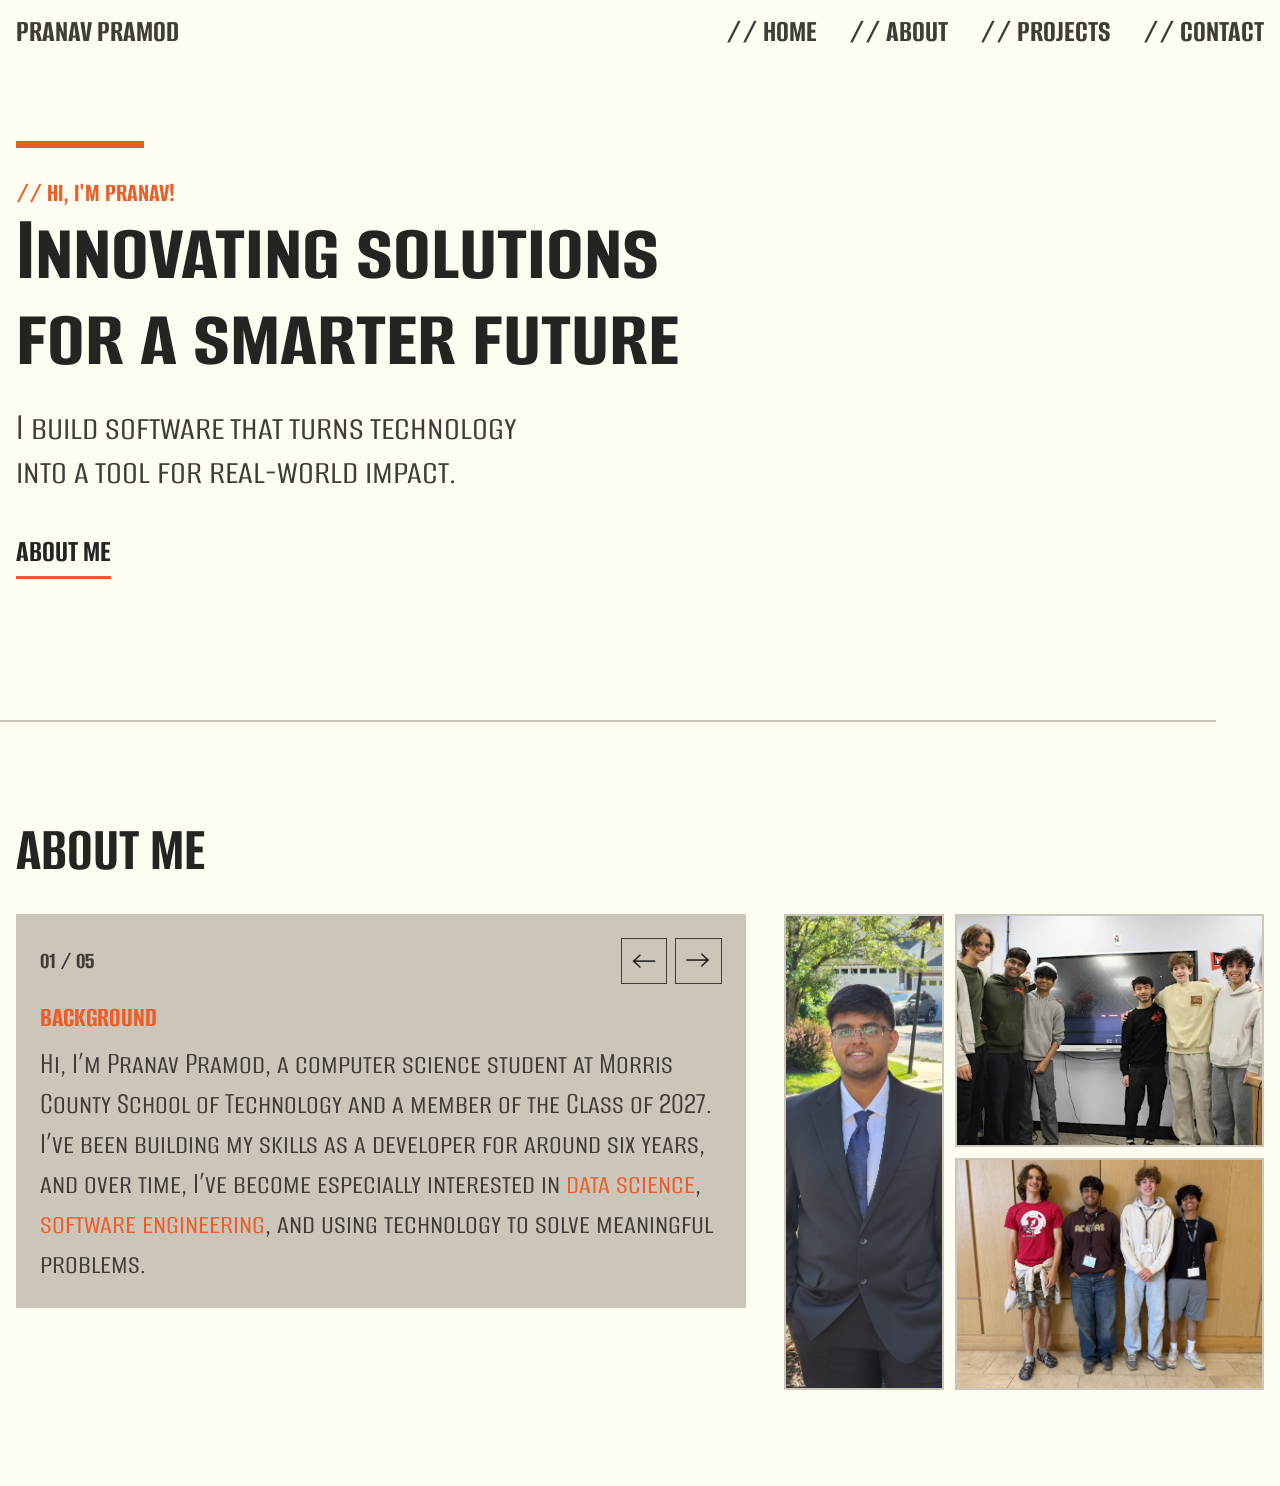
<file: index.html>
<!DOCTYPE html>
<html lang="en">

<head>
    <meta charset="UTF-8">
    <meta name="viewport" content="width=device-width, initial-scale=1.0">
    <title>Pranav Pramod</title>
    <link rel="stylesheet" href="./static/styles/style.css">
</head>

<body>
    <!-- Navigation -->
    <nav>
        <h1>Pranav Pramod</h1>
        <ul>
            <li><a href="#">// Home</a></li>
            <li><a href="#about">// About</a></li>
            <li><a href="projects.html">// Projects</a></li>
            <li><a href="contacts.html">// Contact</a></li>
        </ul>
    </nav>

    <!-- Hero Section -->
    <section class="hero">
        <p class="hero-kicker">// Hi, I'm Pranav!</p>
        <h2>Innovating solutions for a smarter future</h2>
        <p>I build software that turns technology into a tool for real-world impact.</p>
        <a href="#about" class="hero-link">About Me</a>
    </section>

    <!-- About Section -->
    <section id="about">
        <h2>About Me</h2>
        <div class="about-content">
            <div class="about-copy">
                <!-- About Slider -->
                <div class="about-slider">
                    <div class="about-slider-header">
                        <span class="about-slide-count">01 / 05</span>
                        <div class="about-controls">
                            <button type="button" class="about-arrow" data-about-prev aria-label="Previous about slide">
                                &larr;
                            </button>
                            <button type="button" class="about-arrow" data-about-next aria-label="Next about slide">
                                &rarr;
                            </button>
                        </div>
                    </div>

                    <!-- About Slide: Background -->
                    <article class="about-slide is-active">
                        <h3>Background</h3>
                        <p>
                            Hi, I’m Pranav Pramod, a computer science student at Morris County School of Technology
                            and a member of the Class of 2027. I’ve been building my skills as a developer for around
                            six years, and over time, I’ve become especially interested in
                            <span class="text-accent">data science</span>,
                            <span class="text-accent">software engineering</span>, and using technology to solve
                            meaningful problems.
                        </p>
                    </article>

                    <!-- About Slide: Purpose -->
                    <article class="about-slide">
                        <h3>Purpose</h3>
                        <p>
                            I’m currently based in Denville, New Jersey, and I’m interning at
                            <a href="https://www.talonbiomarkers.com/" target="_blank" rel="noopener noreferrer">Talon Biomarkers</a>,
                            where I support cell analysis through data analytics in flow cytometry. I’m drawn to projects
                            where <span class="text-accent">code has a real purpose</span>, whether that means improving
                            accessibility, expanding education, or helping people interact
                            with technology in a simpler way.
                        </p>
                    </article>

                    <!-- About Slide: Collaboration -->
                    <article class="about-slide">
                        <h3>Collaboration</h3>
                        <p>
                            A lot of my best work has come from collaboration. I believe that when people bring
                            different ideas and skills together, the final result is usually
                            <span class="text-accent">stronger, more creative, and more useful</span> than anything one
                            person could build alone.
                        </p>
                    </article>

                    <!-- About Slide: Sophomore Year -->
                    <article class="about-slide">
                        <h3>Sophomore Year</h3>
                        <p>
                            Over the past few years, I’ve competed in a variety of technical competitions that have
                            pushed me to grow as both a developer and a teammate. In my sophomore year, my team and I
                            became national finalists in the NASA App Development Challenge after building a simulation
                            of <span class="text-accent">NASA’s Artemis II mission</span> and analyzing mission data.
                            That summer, we competed in EmpowerHacks 2.0, where we created an educational platform
                            inspired by the UN’s fourth Sustainable Development Goal: quality education. Our goal was to
                            make STEM learning more accessible to underrepresented communities, and we ended up as
                            <span class="text-accent">one of the winning teams</span>.
                        </p>
                    </article>

                    <!-- About Slide: Junior Year -->
                    <article class="about-slide">
                        <h3>Junior Year</h3>
                        <p>
                            In my junior year, I competed at TSA States in Software Development and Engineering Design.
                            For Software Development, my team built an app to help
                            <span class="text-accent">visually impaired users</span> order food more easily, placing
                            fourth overall. For Engineering Design, we created a theoretical solution for detecting life
                            on Europa, one of Jupiter’s moons, using microfluidic technology. We
                            <span class="text-accent">placed first</span> and will be competing at TSA Nationals in
                            Washington, D.C. I also competed in Garden State CTF, where my team placed and was invited
                            to the Garden State Cyber Summit. There, we participated as
                            <span class="text-accent">blue team specialists</span> in a live-fire exercise focused on
                            mitigating a ransomware attack. We placed fourth, and it was one of the most fun and intense
                            cybersecurity experiences I’ve had so far.
                        </p>
                    </article>
                </div>
            </div>
            <!-- About Gallery -->
            <div class="about-gallery" aria-label="About image gallery">
                <img class="about-photo about-photo-main" src="./static/images/portrait.jpg" alt="Portrait photo">
                <img class="about-photo" src="./static/images/nasa_adc.webp" alt="About gallery photo">
                <img class="about-photo" src="./static/images/garden_state.webp" alt="About gallery photo">
            </div>
        </div>
    </section>

    <script src="./scripts/script.js" defer></script>
</body>

</html>
</file>
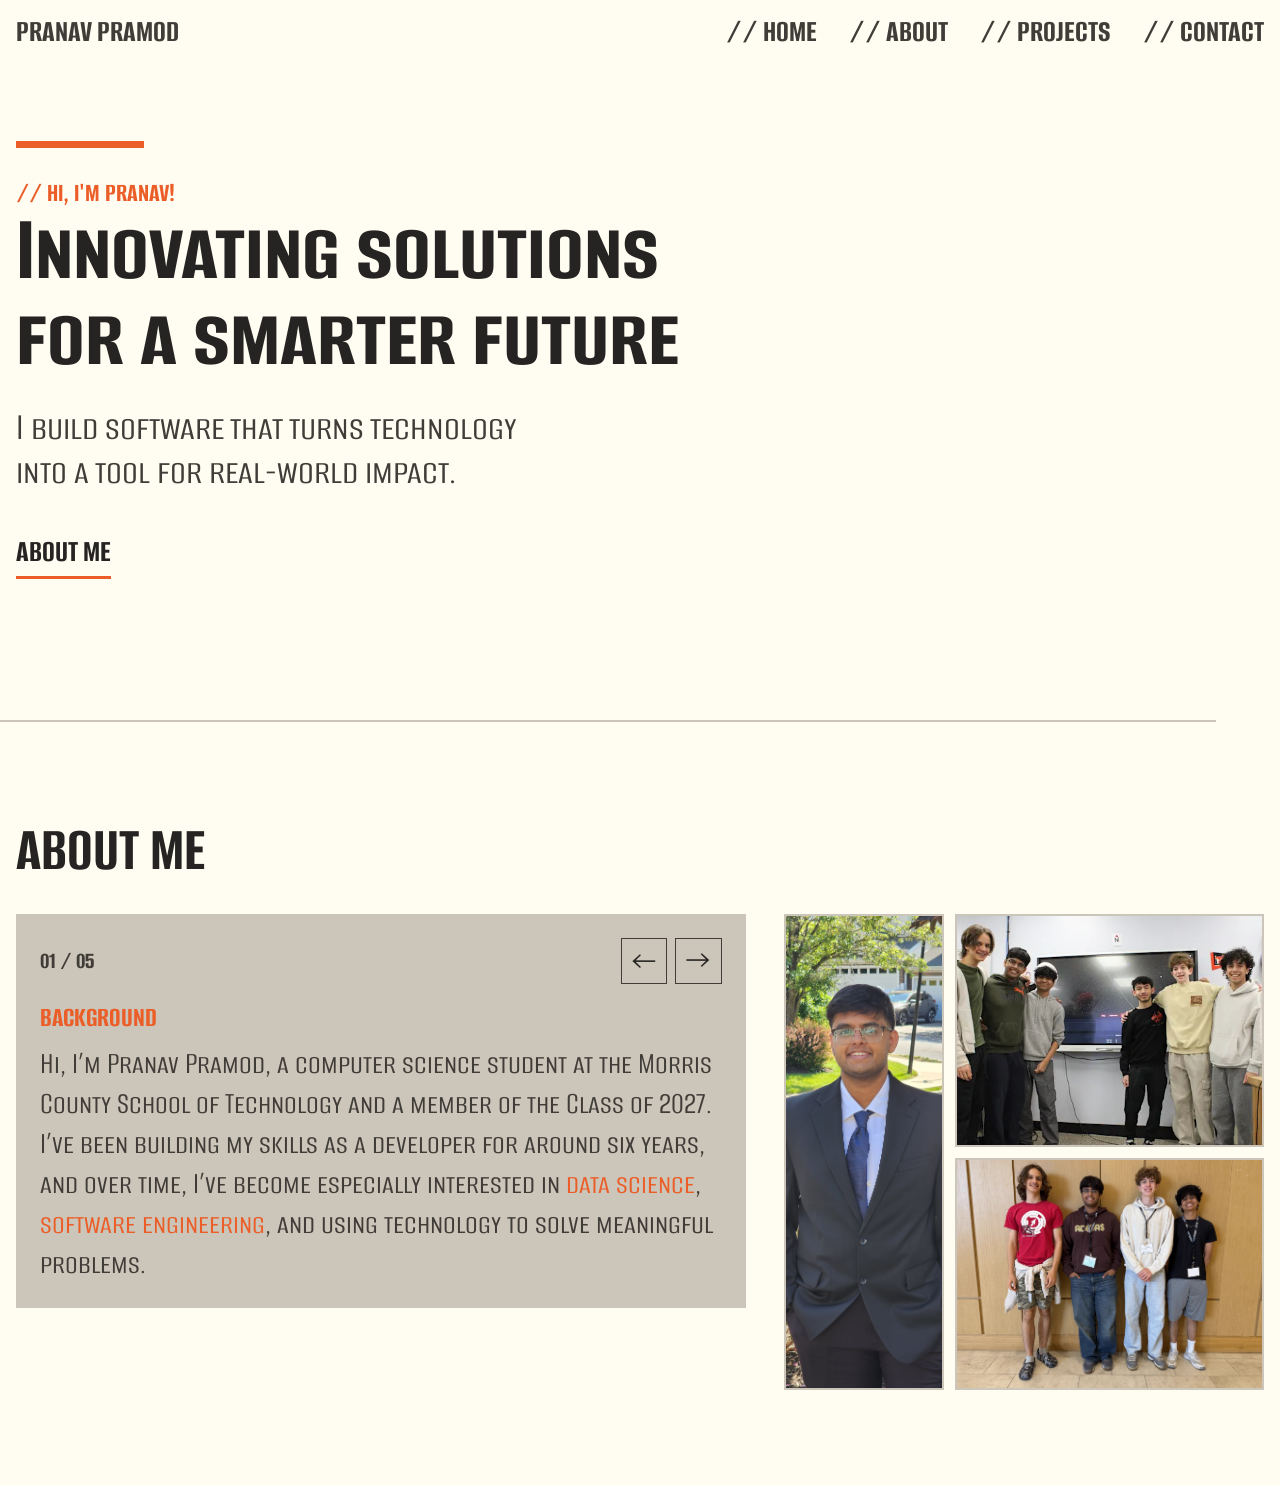
<file: docs/index.html>
<!DOCTYPE html>
<html lang="en">

<head>
    <meta charset="UTF-8">
    <meta name="viewport" content="width=device-width, initial-scale=1.0">
    <title>Web Page Title</title>
    <link rel="stylesheet" href="../static/styles/style.css">
</head>

<body>
    <nav>
        <h1>Pranav Pramod</h1>
        <ul>
            <li><a href="#">// Home</a></li>
            <li><a href="#about">// About</a></li>
            <li><a href="projects.html">// Projects</a></li>
            <li><a href="contacts.html">// Contact</a></li>
        </ul>
    </nav>

    <!-- Hero Section -->
    <section class="hero">
        <p class="hero-kicker">// Hi, I'm Pranav!</p>
        <h2>Innovating solutions for a smarter future</h2>
        <p>I build software that turns technology into a tool for real-world impact.</p>
        <a href="#about" class="hero-link">About Me</a>
    </section>

    <!-- About Section -->
    <section id="about">
        <h2>About Me</h2>
        <div class="about-content">
            <div class="about-copy">
                <div class="about-slider">
                    <div class="about-slider-header">
                        <span class="about-slide-count">01 / 05</span>
                        <div class="about-controls">
                            <button type="button" class="about-arrow" data-about-prev aria-label="Previous about slide">
                                &larr;
                            </button>
                            <button type="button" class="about-arrow" data-about-next aria-label="Next about slide">
                                &rarr;
                            </button>
                        </div>
                    </div>

                    <article class="about-slide is-active">
                        <h3>Background</h3>
                        <p>
                            Hi, I’m Pranav Pramod, a computer science student at the Morris County School of Technology
                            and a member of the Class of 2027. I’ve been building my skills as a developer for around
                            six years, and over time, I’ve become especially interested in
                            <span class="text-accent">data science</span>,
                            <span class="text-accent">software engineering</span>, and using technology to solve
                            meaningful problems.
                        </p>
                    </article>

                    <article class="about-slide">
                        <h3>Purpose</h3>
                        <p>
                            I’m currently based in Denville, New Jersey, and I’m interning at
                            <a href="https://www.talonbiomarkers.com/" target="_blank" rel="noopener noreferrer">Talon Biomarkers</a>,
                            where I support cell analysis through data analytics in flow cytometry. I’m drawn to projects
                            where <span class="text-accent">code has a real purpose</span>, whether that means improving
                            accessibility, expanding education, or helping people interact
                            with technology in a simpler way.
                        </p>
                    </article>

                    <article class="about-slide">
                        <h3>Collaboration</h3>
                        <p>
                            A lot of my best work has come from collaboration. I believe that when people bring
                            different ideas and skills together, the final result is usually
                            <span class="text-accent">stronger, more creative, and more useful</span> than anything one
                            person could build alone.
                        </p>
                    </article>

                    <article class="about-slide">
                        <h3>Sophomore Year</h3>
                        <p>
                            Over the past few years, I’ve competed in a variety of technical competitions that have
                            pushed me to grow as both a developer and a teammate. In my sophomore year, my team and I
                            became national finalists in the NASA App Development Challenge after building a simulation
                            of <span class="text-accent">NASA’s Artemis II mission</span> and analyzing mission data.
                            That summer, we competed in EmpowerHacks 2.0, where we created an educational platform
                            inspired by the UN’s fourth Sustainable Development Goal: quality education. Our goal was to
                            make STEM learning more accessible to underrepresented communities, and we ended up as
                            <span class="text-accent">one of the winning teams</span>.
                        </p>
                    </article>

                    <article class="about-slide">
                        <h3>Junior Year</h3>
                        <p>
                            In my junior year, I competed at TSA States in Software Development and Engineering Design.
                            For Software Development, my team built an app to help
                            <span class="text-accent">visually impaired users</span> order food more easily, placing
                            fourth overall. For Engineering Design, we created a theoretical solution for detecting life
                            on Europa, one of Jupiter’s moons, using microfluidic technology. We
                            <span class="text-accent">placed first</span> and will be competing at TSA Nationals in
                            Washington, D.C. I also competed in Garden State CTF, where my team placed and was invited
                            to the Garden State Cyber Summit. There, we participated as
                            <span class="text-accent">blue team specialists</span> in a live-fire exercise focused on
                            mitigating a ransomware attack. We placed fourth, and it was one of the most fun and intense
                            cybersecurity experiences I’ve had so far.
                        </p>
                    </article>
                </div>
            </div>
            <div class="about-gallery" aria-label="About image gallery">
                <img class="about-photo about-photo-main" src="../static/images/portrait.jpg" alt="Portrait photo">
                <img class="about-photo" src="../static/images/nasa_adc.webp" alt="About gallery photo">
                <img class="about-photo" src="../static/images/garden_state.webp" alt="About gallery photo">
            </div>
        </div>
    </section>

    <script src="../scripts/script.js" defer></script>
</body>

</html>
</file>
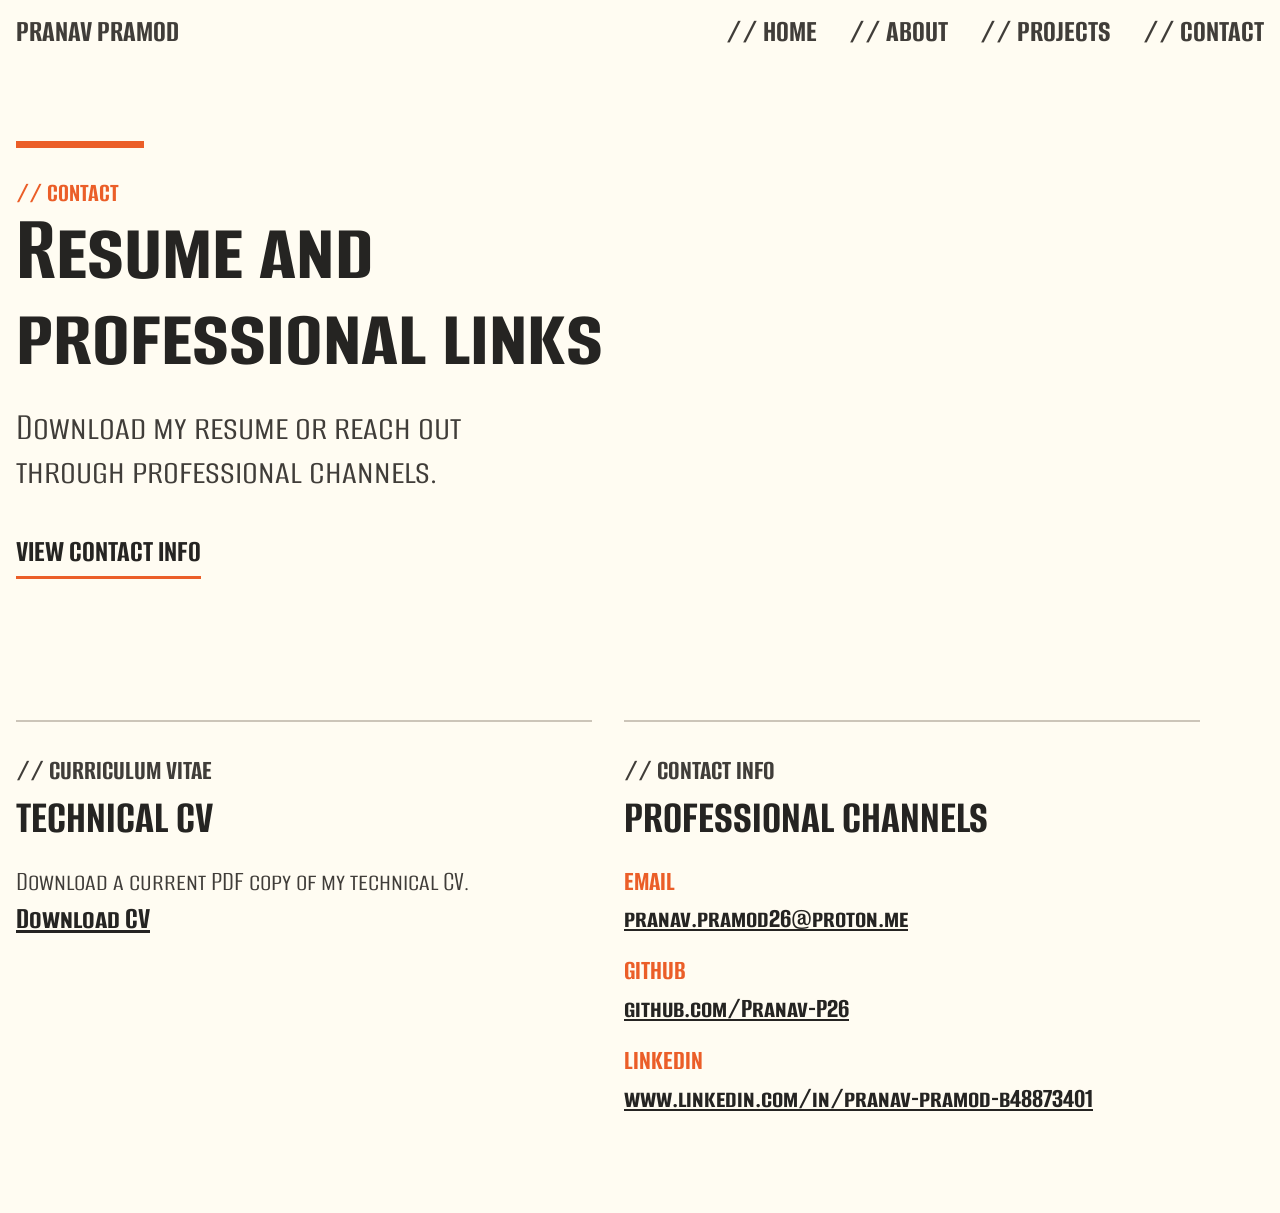
<file: contacts.html>
<!DOCTYPE html>
<html lang="en">

<head>
    <meta charset="UTF-8">
    <meta name="viewport" content="width=device-width, initial-scale=1.0">
    <title>Contact | Pranav Pramod</title>
    <link rel="stylesheet" href="./static/styles/style.css">
</head>

<body>
    <!-- Navigation -->
    <nav>
        <h1>Pranav Pramod</h1>
        <ul>
            <li><a href="index.html">// Home</a></li>
            <li><a href="index.html#about">// About</a></li>
            <li><a href="projects.html">// Projects</a></li>
            <li><a href="contacts.html">// Contact</a></li>
        </ul>
    </nav>

    <main>
        <!-- Hero Section -->
        <section class="hero">
            <p class="hero-kicker">// Contact</p>
            <h2>Resume and professional links</h2>
            <p>Download my resume or reach out through professional channels.</p>
            <a href="#contact" class="hero-link">View Contact Info</a>
        </section>

        <!-- Contact Section -->
        <section id="contact" class="contact">
            <div class="contact-card">
                <p class="project-number">// Curriculum Vitae</p>
                <h3>Technical CV</h3>
                <p>Download a current PDF copy of my technical CV.</p>
                <a href="./files/cv.pdf" download>Download CV</a>
            </div>

            <div class="contact-card">
                <p class="project-number">// Contact Info</p>
                <h3>Professional Channels</h3>
                <ul>
                    <!-- Contact Information -->
                    <li>
                        <span>Email</span>
                        <a href="mailto:pranav.pramod26@proton.me">pranav.pramod26@proton.me</a>
                    </li>
                    <li>
                        <span>GitHub</span>
                        <a href="https://github.com/Pranav-P26" target="_blank" rel="noopener noreferrer">github.com/Pranav-P26</a>
                    </li>
                    <li>
                        <span>LinkedIn</span>
                        <a href="https://www.linkedin.com/in/pranav-pramod-b48873401" target="_blank" rel="noopener noreferrer">www.linkedin.com/in/pranav-pramod-b48873401</a>
                    </li>
                </ul>
            </div>
        </section>
    </main>

    <script src="./scripts/script.js" defer></script>
</body>

</html>
</file>
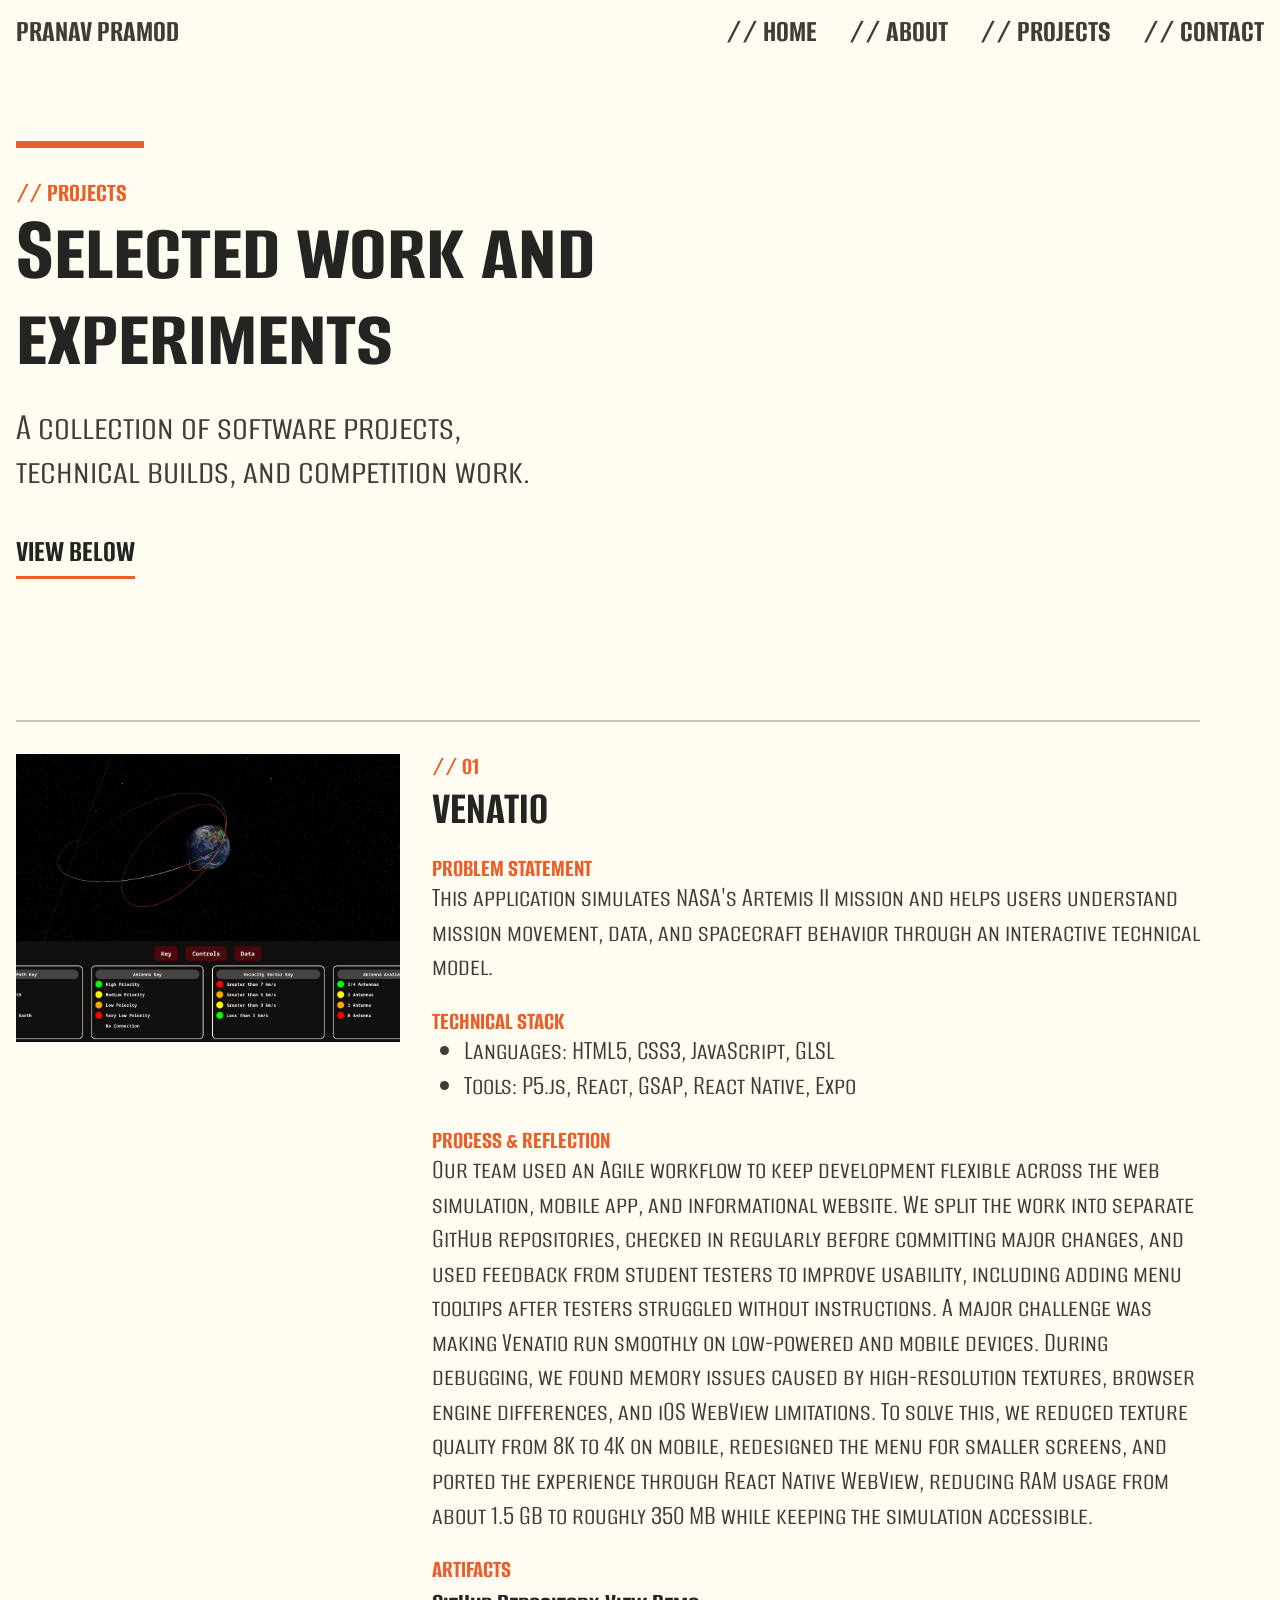
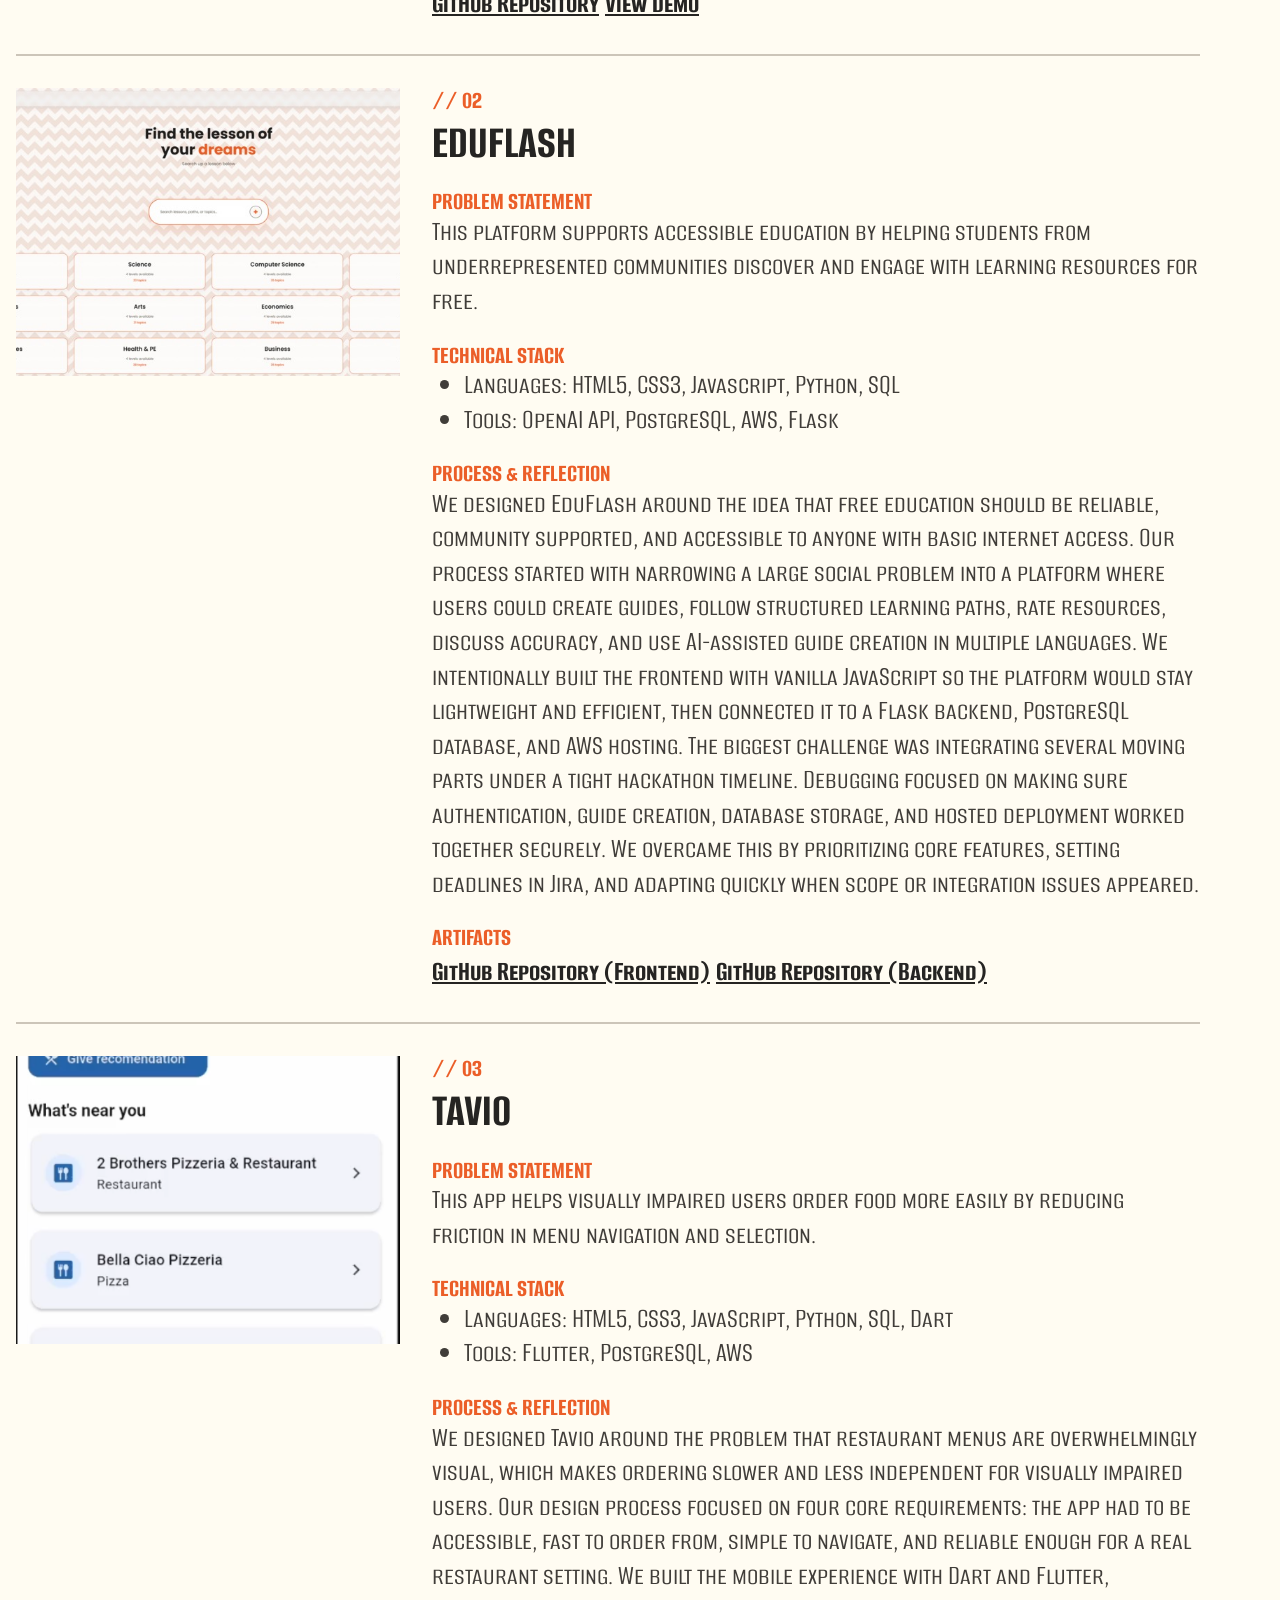
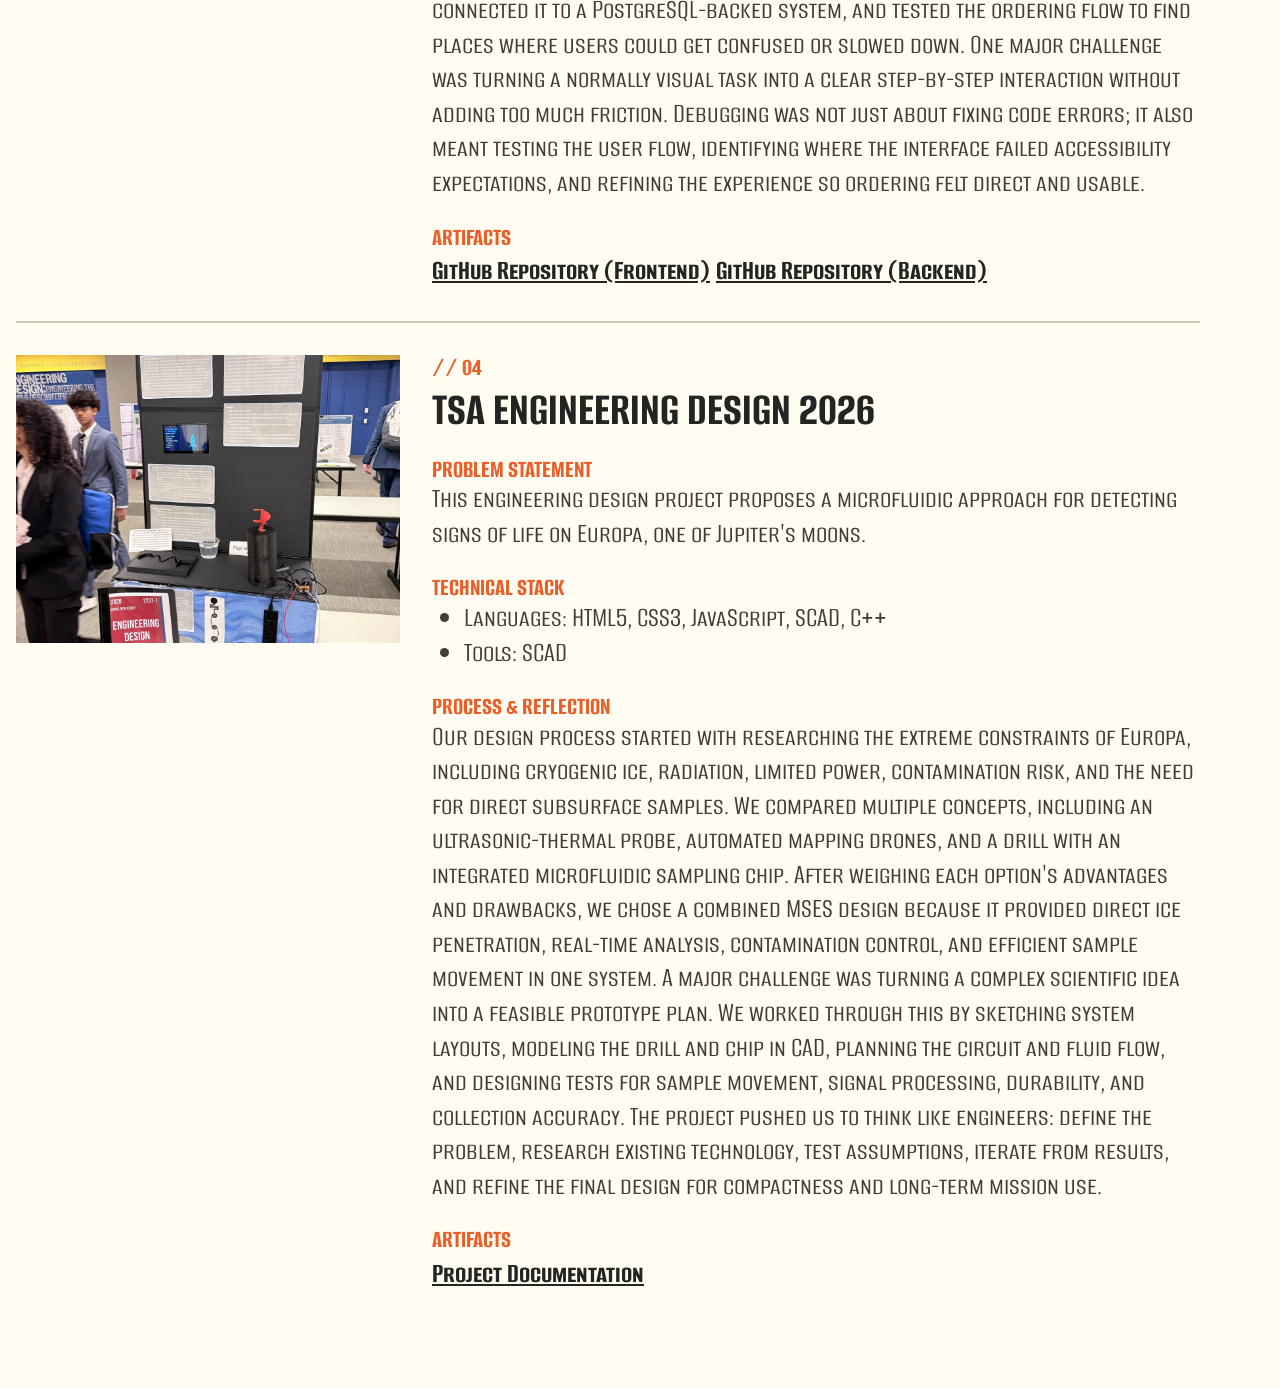
<file: projects.html>
<!DOCTYPE html>
<html lang="en">

<head>
    <meta charset="UTF-8">
    <meta name="viewport" content="width=device-width, initial-scale=1.0">
    <title>Projects | Pranav Pramod</title>
    <link rel="stylesheet" href="./static/styles/style.css">
</head>

<body>
    <!-- Navigation -->
    <nav>
        <h1>Pranav Pramod</h1>
        <ul>
            <li><a href="index.html">// Home</a></li>
            <li><a href="index.html#about">// About</a></li>
            <li><a href="projects.html">// Projects</a></li>
            <li><a href="contacts.html">// Contact</a></li>
        </ul>
    </nav>

    <main>
        <!-- Hero Section -->
        <section class="hero">
            <p class="hero-kicker">// Projects</p>
            <h2>Selected work and experiments</h2>
            <p>A collection of software projects, technical builds, and competition work.</p>
            <a href="#projects" class="hero-link">View Below</a>
        </section>
    
        <section id="projects" class="projects">
            <!-- Project Card: Venatio -->
            <article class="project-card">
                <div class="project-media">
                    <img src="./static/images/venatio.png" alt="NASA Artemis mission simulation screenshot">
                </div>
                <div class="project-details">
                    <p class="project-number">// 01</p>
                    <h3>Venatio</h3>
                    <div class="project-section">
                        <h4>Problem Statement</h4>
                        <p>
                            This application simulates NASA's Artemis II mission and helps users understand mission
                            movement, data, and spacecraft behavior through an interactive technical model.
                        </p>
                    </div>
                    <div class="project-section">
                        <h4>Technical Stack</h4>
                        <ul>
                            <li>Languages: HTML5, CSS3, JavaScript, GLSL</li>
                            <li>Tools: P5.js, React, GSAP, React Native, Expo</li>
                        </ul>
                    </div>
                    <div class="project-section">
                        <h4>Process & Reflection</h4>
                        <p>
                            Our team used an Agile workflow to keep development flexible across the web simulation,
                            mobile app, and informational website. We split the work into separate GitHub repositories,
                            checked in regularly before committing major changes, and used feedback from student testers
                            to improve usability, including adding menu tooltips after testers struggled without
                            instructions. A major challenge was making Venatio run smoothly on low-powered and mobile
                            devices. During debugging, we found memory issues caused by high-resolution textures,
                            browser engine differences, and iOS WebView limitations. To solve this, we reduced texture
                            quality from 8K to 4K on mobile, redesigned the menu for smaller screens, and ported the
                            experience through React Native WebView, reducing RAM usage from about 1.5 GB to roughly
                            350 MB while keeping the simulation accessible.
                        </p>
                    </div>
                    <div class="project-section">
                        <h4>Artifacts</h4>
                        <a href="https://github.com/stratjam/hostedNASAADC" target="_blank"
                            rel="noopener noreferrer">GitHub Repository</a>
                        <a href="https://venatio.app" target="_blank" rel="noopener noreferrer">View Demo</a>

                    </div>
                </div>
            </article>

            <!-- Project Card: Eduflash -->
            <article class="project-card">
                <div class="project-media">
                    <img src="./static/images/eduflash.png" alt="EduFlash learning platform screenshot">
                </div>
                <div class="project-details">
                    <p class="project-number">// 02</p>
                    <h3>Eduflash</h3>
                    <div class="project-section">
                        <h4>Problem Statement</h4>
                        <p>
                            This platform supports accessible education by helping students from underrepresented
                            communities discover and engage with learning resources for free.
                        </p>
                    </div>
                    <div class="project-section">
                        <h4>Technical Stack</h4>
                        <ul>
                            <li>Languages: HTML5, CSS3, Javascript, Python, SQL</li>
                            <li>Tools: OpenAI API, PostgreSQL, AWS, Flask</li>
                        </ul>
                    </div>
                    <div class="project-section">
                        <h4>Process & Reflection</h4>
                        <p>
                            We designed EduFlash around the idea that free education should be reliable, community
                            supported, and accessible to anyone with basic internet access. Our process started with
                            narrowing a large social problem into a platform where users could create guides, follow
                            structured learning paths, rate resources, discuss accuracy, and use AI-assisted guide
                            creation in multiple languages. We intentionally built the frontend with vanilla JavaScript
                            so the platform would stay lightweight and efficient, then connected it to a Flask backend,
                            PostgreSQL database, and AWS hosting. The biggest challenge was integrating several moving
                            parts under a tight hackathon timeline. Debugging focused on making sure authentication,
                            guide creation, database storage, and hosted deployment worked together securely. We
                            overcame this by prioritizing core features, setting deadlines in Jira, and adapting quickly
                            when scope or integration issues appeared.
                        </p>
                    </div>
                    <div class="project-section">
                        <h4>Artifacts</h4>
                        <a href="https://github.com/emanuelwertman/EduFlash" target="_blank" rel="noopener noreferrer">GitHub Repository (Frontend)</a>
                        <a href="https://github.com/neilkumaran/EduFlashBackend" target="_blank" rel="noopener noreferrer">GitHub Repository (Backend)</a>

                    </div>
                </div>
            </article>

            <!-- Project Card: Tavio -->
            <article class="project-card">
                <div class="project-media">
                    <img src="./static/images/tavio.png" alt="EduFlash learning platform screenshot">
                </div>
                <div class="project-details">
                    <p class="project-number">// 03</p>
                    <h3>Tavio</h3>
                    <div class="project-section">
                        <h4>Problem Statement</h4>
                        <p>
                            This app helps visually impaired users order food more easily by reducing friction in menu
                            navigation and selection.
                        </p>
                    </div>
                    <div class="project-section">
                        <h4>Technical Stack</h4>
                        <ul>
                            <li>Languages: HTML5, CSS3, JavaScript, Python, SQL, Dart</li>
                            <li>Tools: Flutter, PostgreSQL, AWS</li>
                        </ul>
                    </div>
                    <div class="project-section">
                        <h4>Process & Reflection</h4>
                        <p>
                            We designed Tavio around the problem that restaurant menus are overwhelmingly visual, which
                            makes ordering slower and less independent for visually impaired users. Our design process
                            focused on four core requirements: the app had to be accessible, fast to order from, simple
                            to navigate, and reliable enough for a real restaurant setting. We built the mobile
                            experience with Dart and Flutter, connected it to a PostgreSQL-backed system, and tested the
                            ordering flow to find places where users could get confused or slowed down. One major
                            challenge was turning a normally visual task into a clear step-by-step interaction without
                            adding too much friction. Debugging was not just about fixing code errors; it also meant
                            testing the user flow, identifying where the interface failed accessibility expectations,
                            and refining the experience so ordering felt direct and usable.
                        </p>
                    </div>
                    <div class="project-section">
                        <h4>Artifacts</h4>
                        <a href="https://github.com/Np3-0/Tavio-Frontend" target="_blank" rel="noopener noreferrer">GitHub Repository (Frontend)</a>
                        <a href="https://github.com/atharvausturge/Tavio-Backend" target="_blank" rel="noopener noreferrer">GitHub Repository (Backend)</a>
                    </div>
                </div>
            </article>

            <!-- Project Card: TSA Engineering Design 2026 -->
            <article class="project-card">
                <div class="project-media">
                    <img src="./static/images/engineering.jpg" alt="EduFlash learning platform screenshot">
                </div>
                <div class="project-details">
                    <p class="project-number">// 04</p>
                    <h3>TSA Engineering Design 2026</h3>
                    <div class="project-section">
                        <h4>Problem Statement</h4>
                        <p>
                            This engineering design project proposes a microfluidic approach for detecting signs of life
                            on Europa, one of Jupiter's moons.
                        </p>
                    </div>
                    <div class="project-section">
                        <h4>Technical Stack</h4>
                        <ul>
                            <li>Languages: HTML5, CSS3, JavaScript, SCAD, C++</li>
                            <li>Tools: SCAD</li>
                        </ul>
                    </div>
                    <div class="project-section">
                        <h4>Process & Reflection</h4>
                        <p>
                            Our design process started with researching the extreme constraints of Europa, including
                            cryogenic ice, radiation, limited power, contamination risk, and the need for direct
                            subsurface samples. We compared multiple concepts, including an ultrasonic-thermal probe,
                            automated mapping drones, and a drill with an integrated microfluidic sampling chip. After
                            weighing each option's advantages and drawbacks, we chose a combined MSES design because it
                            provided direct ice penetration, real-time analysis, contamination control, and efficient
                            sample movement in one system. A major challenge was turning a complex scientific idea into
                            a feasible prototype plan. We worked through this by sketching system layouts, modeling the
                            drill and chip in CAD, planning the circuit and fluid flow, and designing tests for sample
                            movement, signal processing, durability, and collection accuracy. The project pushed us to
                            think like engineers: define the problem, research existing technology, test assumptions,
                            iterate from results, and refine the final design for compactness and long-term mission use.
                        </p>
                    </div>
                    <div class="project-section">
                        <h4>Artifacts</h4>
                        <a href="https://canva.link/3wgljhpfklvr1x3" target="_blank" rel="noopener noreferrer">Project Documentation</a>
                    </div>
                </div>
            </article>
        </section>
    </main>

    <script src="./scripts/script.js" defer></script>
</body>

</html>
</file>
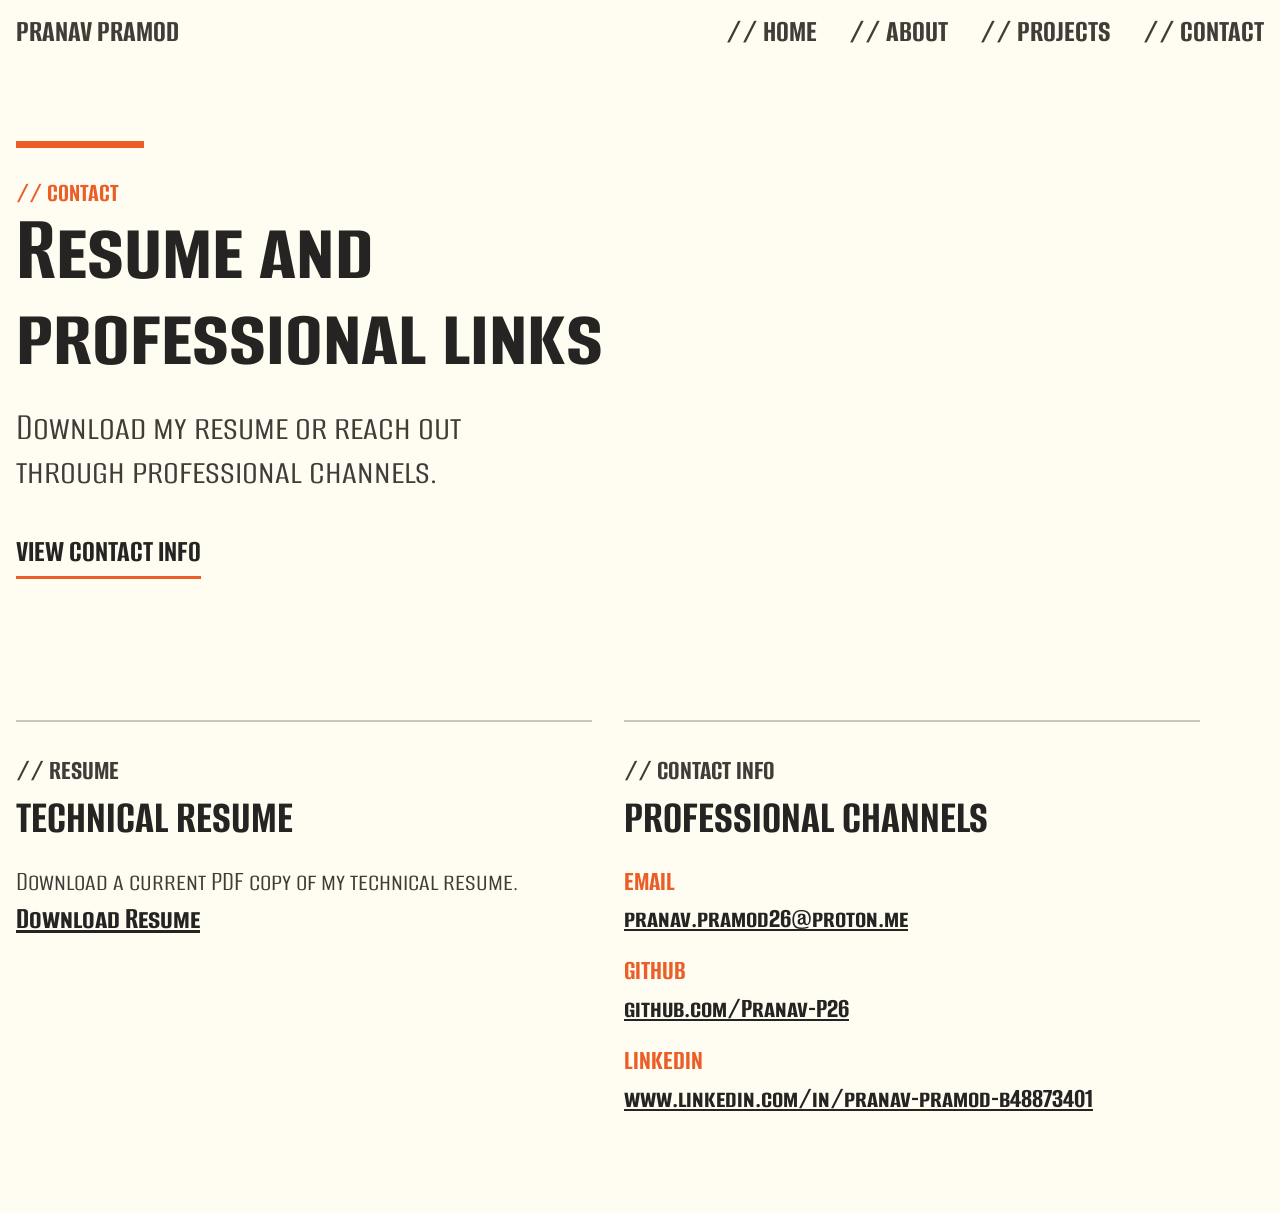
<file: docs/contacts.html>
<!DOCTYPE html>
<html lang="en">

<head>
    <meta charset="UTF-8">
    <meta name="viewport" content="width=device-width, initial-scale=1.0">
    <title>Contact | Pranav Pramod</title>
    <link rel="stylesheet" href="../static/styles/style.css">
</head>

<body>
    <nav>
        <h1>Pranav Pramod</h1>
        <ul>
            <li><a href="index.html">// Home</a></li>
            <li><a href="index.html#about">// About</a></li>
            <li><a href="projects.html">// Projects</a></li>
            <li><a href="contacts.html">// Contact</a></li>
        </ul>
    </nav>

    <main>
        <section class="hero">
            <p class="hero-kicker">// Contact</p>
            <h2>Resume and professional links</h2>
            <p>Download my resume or reach out through professional channels.</p>
            <a href="#contact" class="hero-link">View Contact Info</a>
        </section>

        <section id="contact" class="contact">
            <div class="contact-card">
                <p class="project-number">// Resume</p>
                <h3>Technical Resume</h3>
                <p>Download a current PDF copy of my technical resume.</p>
                <a href="../static/files/cv.pdf" download>Download Resume</a>
            </div>

            <div class="contact-card">
                <p class="project-number">// Contact Info</p>
                <h3>Professional Channels</h3>
                <ul>
                    <li>
                        <span>Email</span>
                        <a href="mailto:pranav.pramod26@proton.me">pranav.pramod26@proton.me</a>
                    </li>
                    <li>
                        <span>GitHub</span>
                        <a href="https://github.com/Pranav-P26" target="_blank" rel="noopener noreferrer">github.com/Pranav-P26</a>
                    </li>
                    <li>
                        <span>LinkedIn</span>
                        <a href="https://www.linkedin.com/in/pranav-pramod-b48873401" target="_blank" rel="noopener noreferrer">www.linkedin.com/in/pranav-pramod-b48873401</a>
                    </li>
                </ul>
            </div>
        </section>
    </main>

    <script src="../scripts/script.js" defer></script>
</body>

</html>
</file>
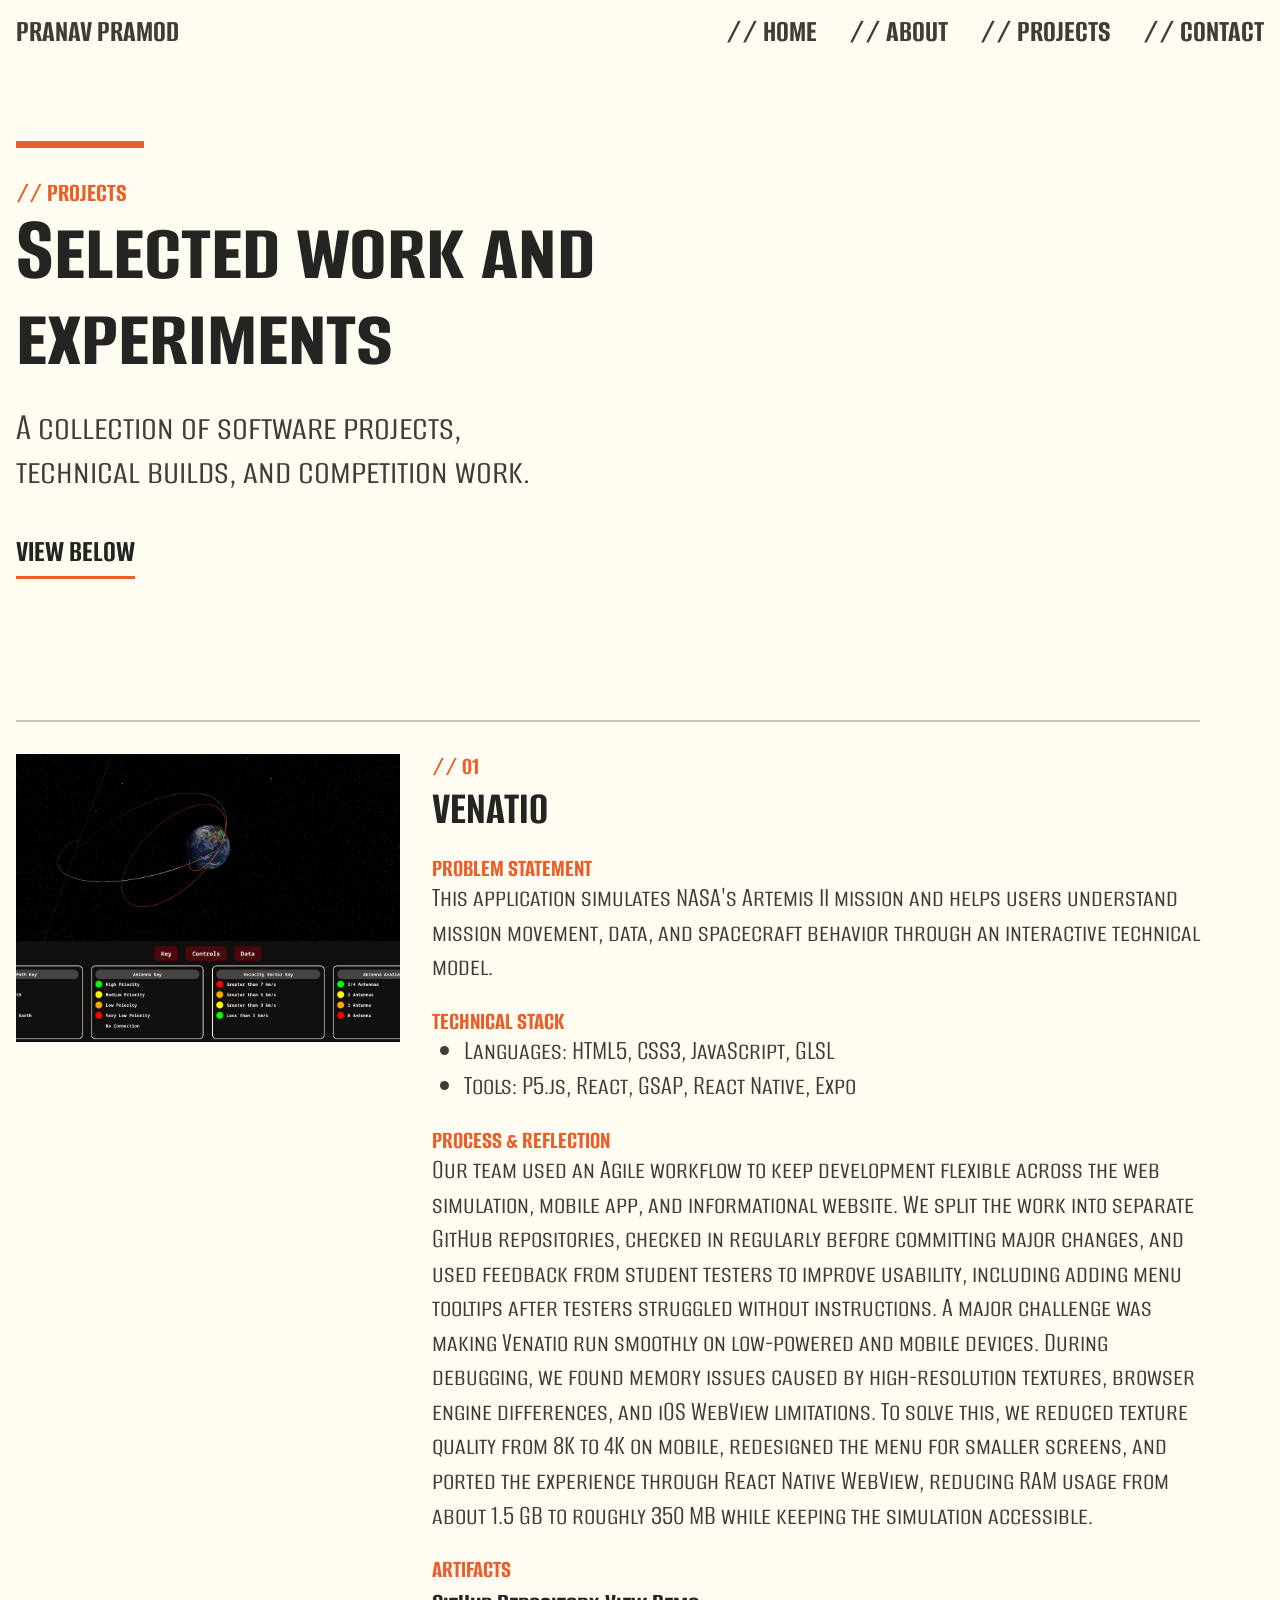
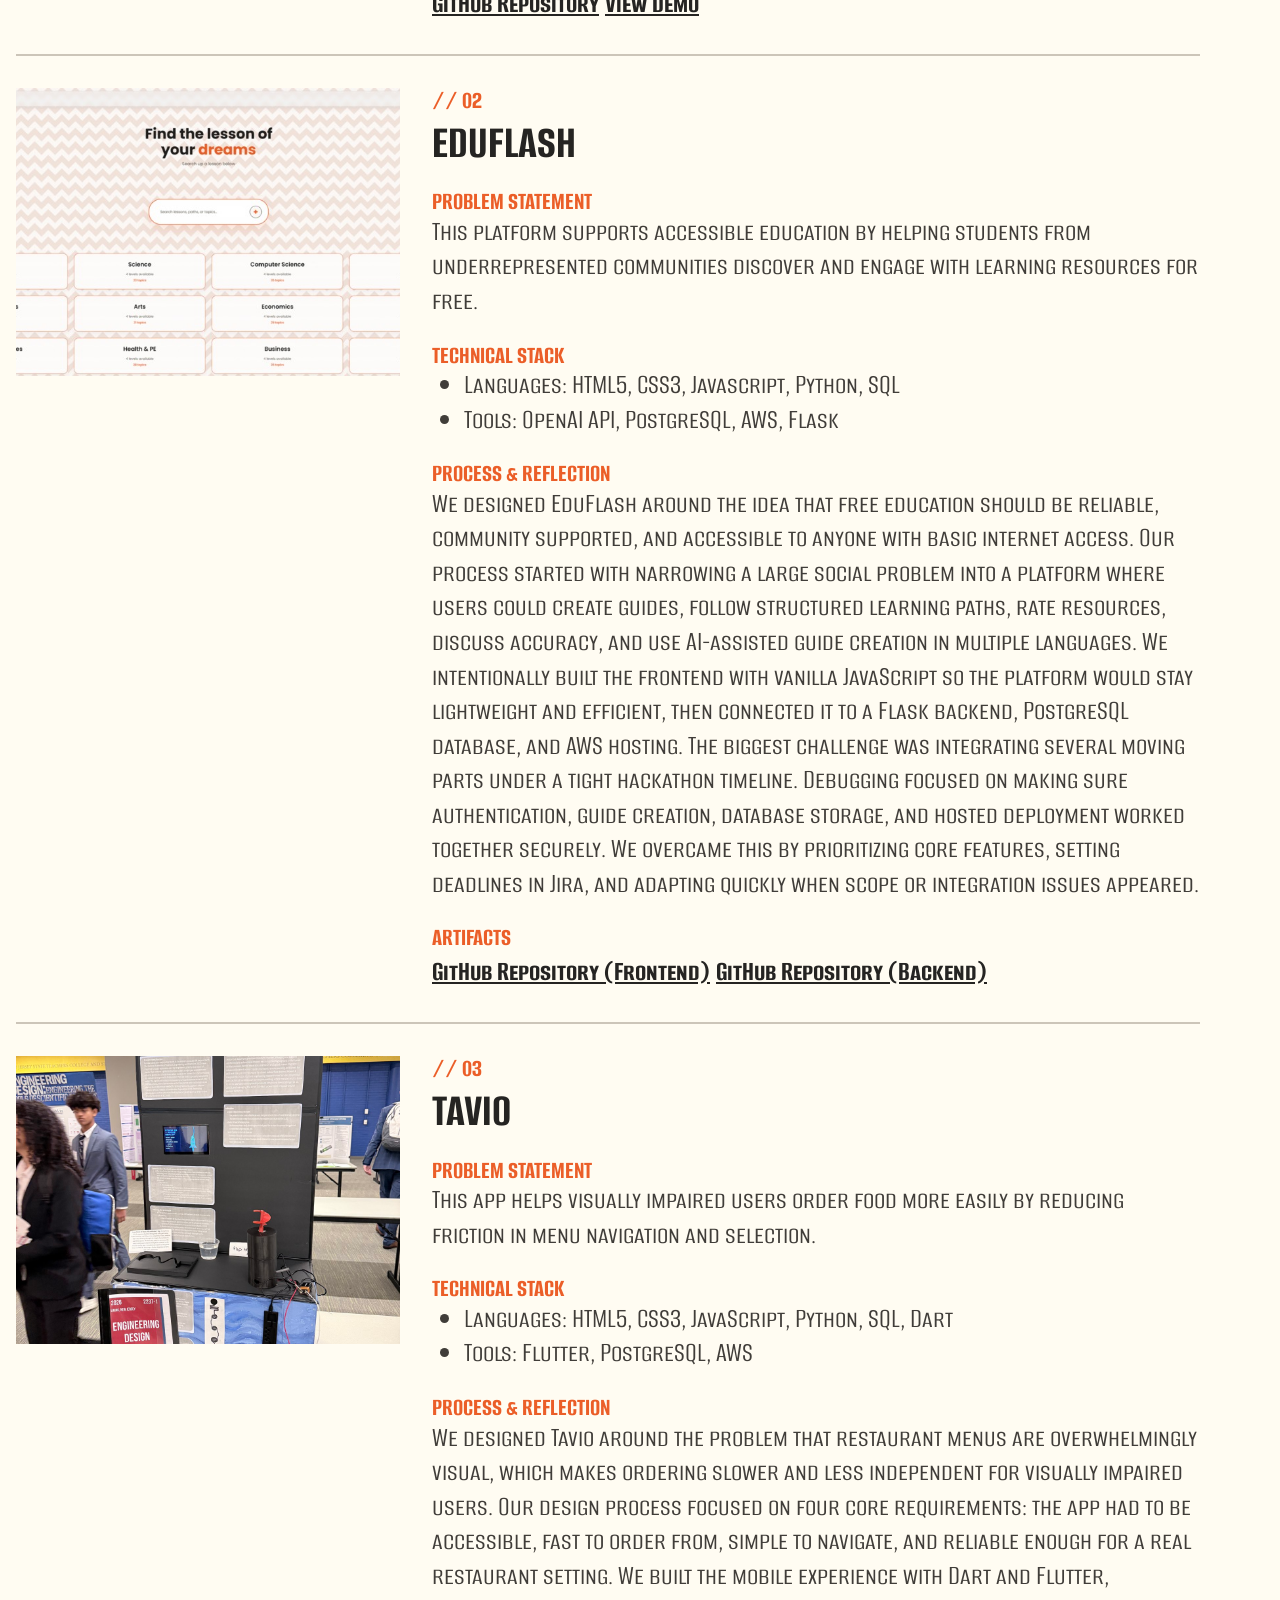
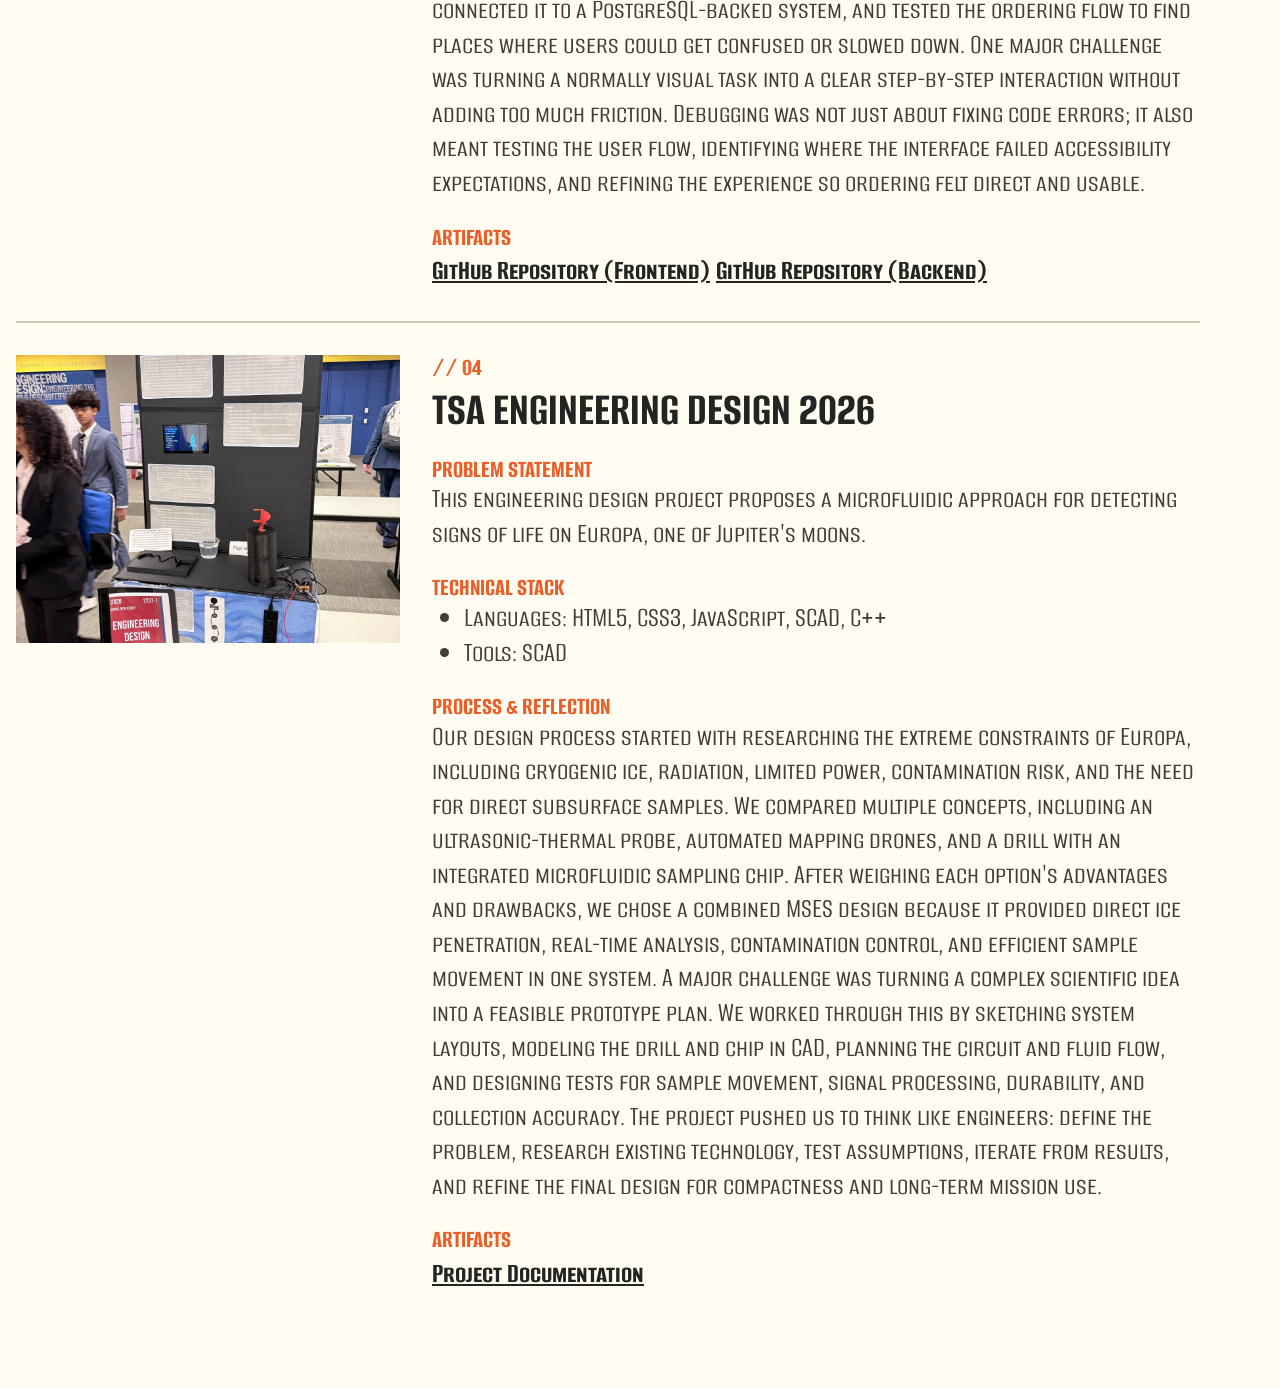
<file: docs/projects.html>
<!DOCTYPE html>
<html lang="en">

<head>
    <meta charset="UTF-8">
    <meta name="viewport" content="width=device-width, initial-scale=1.0">
    <title>Projects | Pranav Pramod</title>
    <link rel="stylesheet" href="../static/styles/style.css">
</head>

<body>
    <nav>
        <h1>Pranav Pramod</h1>
        <ul>
            <li><a href="index.html">// Home</a></li>
            <li><a href="index.html#about">// About</a></li>
            <li><a href="projects.html">// Projects</a></li>
            <li><a href="contacts.html">// Contact</a></li>
        </ul>
    </nav>

    <main>
        <section class="hero">
            <p class="hero-kicker">// Projects</p>
            <h2>Selected work and experiments</h2>
            <p>A collection of software projects, technical builds, and competition work.</p>
            <a href="#projects" class="hero-link">View Below</a>
        </section>

        <section id="projects" class="projects">
            <article class="project-card">
                <div class="project-media">
                    <img src="../static/images/venatio.png" alt="NASA Artemis mission simulation screenshot">
                </div>
                <div class="project-details">
                    <p class="project-number">// 01</p>
                    <h3>Venatio</h3>
                    <div class="project-section">
                        <h4>Problem Statement</h4>
                        <p>
                            This application simulates NASA's Artemis II mission and helps users understand mission
                            movement, data, and spacecraft behavior through an interactive technical model.
                        </p>
                    </div>
                    <div class="project-section">
                        <h4>Technical Stack</h4>
                        <ul>
                            <li>Languages: HTML5, CSS3, JavaScript, GLSL</li>
                            <li>Tools: P5.js, React, GSAP, React Native, Expo</li>
                        </ul>
                    </div>
                    <div class="project-section">
                        <h4>Process & Reflection</h4>
                        <p>
                            Our team used an Agile workflow to keep development flexible across the web simulation,
                            mobile app, and informational website. We split the work into separate GitHub repositories,
                            checked in regularly before committing major changes, and used feedback from student testers
                            to improve usability, including adding menu tooltips after testers struggled without
                            instructions. A major challenge was making Venatio run smoothly on low-powered and mobile
                            devices. During debugging, we found memory issues caused by high-resolution textures,
                            browser engine differences, and iOS WebView limitations. To solve this, we reduced texture
                            quality from 8K to 4K on mobile, redesigned the menu for smaller screens, and ported the
                            experience through React Native WebView, reducing RAM usage from about 1.5 GB to roughly
                            350 MB while keeping the simulation accessible.
                        </p>
                    </div>
                    <div class="project-section">
                        <h4>Artifacts</h4>
                        <a href="https://github.com/stratjam/hostedNASAADC" target="_blank"
                            rel="noopener noreferrer">GitHub Repository</a>
                        <a href="https://venatio.app" target="_blank" rel="noopener noreferrer">View Demo</a>

                    </div>
                </div>
            </article>

            <article class="project-card">
                <div class="project-media">
                    <img src="../static/images/eduflash.png" alt="EduFlash learning platform screenshot">
                </div>
                <div class="project-details">
                    <p class="project-number">// 02</p>
                    <h3>Eduflash</h3>
                    <div class="project-section">
                        <h4>Problem Statement</h4>
                        <p>
                            This platform supports accessible education by helping students from underrepresented
                            communities discover and engage with learning resources for free.
                        </p>
                    </div>
                    <div class="project-section">
                        <h4>Technical Stack</h4>
                        <ul>
                            <li>Languages: HTML5, CSS3, Javascript, Python, SQL</li>
                            <li>Tools: OpenAI API, PostgreSQL, AWS, Flask</li>
                        </ul>
                    </div>
                    <div class="project-section">
                        <h4>Process & Reflection</h4>
                        <p>
                            We designed EduFlash around the idea that free education should be reliable, community
                            supported, and accessible to anyone with basic internet access. Our process started with
                            narrowing a large social problem into a platform where users could create guides, follow
                            structured learning paths, rate resources, discuss accuracy, and use AI-assisted guide
                            creation in multiple languages. We intentionally built the frontend with vanilla JavaScript
                            so the platform would stay lightweight and efficient, then connected it to a Flask backend,
                            PostgreSQL database, and AWS hosting. The biggest challenge was integrating several moving
                            parts under a tight hackathon timeline. Debugging focused on making sure authentication,
                            guide creation, database storage, and hosted deployment worked together securely. We
                            overcame this by prioritizing core features, setting deadlines in Jira, and adapting quickly
                            when scope or integration issues appeared.
                        </p>
                    </div>
                    <div class="project-section">
                        <h4>Artifacts</h4>
                        <a href="https://github.com/emanuelwertman/EduFlash" target="_blank" rel="noopener noreferrer">GitHub Repository (Frontend)</a>
                        <a href="https://github.com/neilkumaran/EduFlashBackend" target="_blank" rel="noopener noreferrer">GitHub Repository (Backend)</a>

                    </div>
                </div>
            </article>

            <article class="project-card">
                <div class="project-media">
                    <img src="../static/images/engineering.jpg" alt="EduFlash learning platform screenshot">
                </div>
                <div class="project-details">
                    <p class="project-number">// 03</p>
                    <h3>Tavio</h3>
                    <div class="project-section">
                        <h4>Problem Statement</h4>
                        <p>
                            This app helps visually impaired users order food more easily by reducing friction in menu
                            navigation and selection.
                        </p>
                    </div>
                    <div class="project-section">
                        <h4>Technical Stack</h4>
                        <ul>
                            <li>Languages: HTML5, CSS3, JavaScript, Python, SQL, Dart</li>
                            <li>Tools: Flutter, PostgreSQL, AWS</li>
                        </ul>
                    </div>
                    <div class="project-section">
                        <h4>Process & Reflection</h4>
                        <p>
                            We designed Tavio around the problem that restaurant menus are overwhelmingly visual, which
                            makes ordering slower and less independent for visually impaired users. Our design process
                            focused on four core requirements: the app had to be accessible, fast to order from, simple
                            to navigate, and reliable enough for a real restaurant setting. We built the mobile
                            experience with Dart and Flutter, connected it to a PostgreSQL-backed system, and tested the
                            ordering flow to find places where users could get confused or slowed down. One major
                            challenge was turning a normally visual task into a clear step-by-step interaction without
                            adding too much friction. Debugging was not just about fixing code errors; it also meant
                            testing the user flow, identifying where the interface failed accessibility expectations,
                            and refining the experience so ordering felt direct and usable.
                        </p>
                    </div>
                    <div class="project-section">
                        <h4>Artifacts</h4>
                        <a href="https://github.com/Np3-0/Tavio-Frontend" target="_blank" rel="noopener noreferrer">GitHub Repository (Frontend)</a>
                        <a href="https://github.com/atharvausturge/Tavio-Backend" target="_blank" rel="noopener noreferrer">GitHub Repository (Backend)</a>
                    </div>
                </div>
            </article>

            <article class="project-card">
                <div class="project-media">
                    <img src="../static/images/engineering.jpg" alt="EduFlash learning platform screenshot">
                </div>
                <div class="project-details">
                    <p class="project-number">// 04</p>
                    <h3>TSA Engineering Design 2026</h3>
                    <div class="project-section">
                        <h4>Problem Statement</h4>
                        <p>
                            This engineering design project proposes a microfluidic approach for detecting signs of life
                            on Europa, one of Jupiter's moons.
                        </p>
                    </div>
                    <div class="project-section">
                        <h4>Technical Stack</h4>
                        <ul>
                            <li>Languages: HTML5, CSS3, JavaScript, SCAD, C++</li>
                            <li>Tools: SCAD</li>
                        </ul>
                    </div>
                    <div class="project-section">
                        <h4>Process & Reflection</h4>
                        <p>
                            Our design process started with researching the extreme constraints of Europa, including
                            cryogenic ice, radiation, limited power, contamination risk, and the need for direct
                            subsurface samples. We compared multiple concepts, including an ultrasonic-thermal probe,
                            automated mapping drones, and a drill with an integrated microfluidic sampling chip. After
                            weighing each option's advantages and drawbacks, we chose a combined MSES design because it
                            provided direct ice penetration, real-time analysis, contamination control, and efficient
                            sample movement in one system. A major challenge was turning a complex scientific idea into
                            a feasible prototype plan. We worked through this by sketching system layouts, modeling the
                            drill and chip in CAD, planning the circuit and fluid flow, and designing tests for sample
                            movement, signal processing, durability, and collection accuracy. The project pushed us to
                            think like engineers: define the problem, research existing technology, test assumptions,
                            iterate from results, and refine the final design for compactness and long-term mission use.
                        </p>
                    </div>
                    <div class="project-section">
                        <h4>Artifacts</h4>
                        <a href="https://canva.link/3wgljhpfklvr1x3" target="_blank" rel="noopener noreferrer">Project Documentation</a>
                    </div>
                </div>
            </article>
        </section>
    </main>

    <script src="../scripts/script.js" defer></script>
</body>

</html>
</file>
<file: static/styles/style.css>
@import url('https://fonts.googleapis.com/css2?family=Alumni+Sans+SC:ital,wght@0,100..900;1,100..900&display=swap');

:root {
    --floral-white: #fffcf2ff;
    --dust-grey: #ccc5b9ff;
    --charcoal-brown: #403d39ff;
    --carbon-black: #252422ff;
    --spicy-paprika: #eb5e28ff;
}

html {
    background-color: var(--floral-white);
    font-family: "Alumni Sans SC", sans-serif;
    font-size: 2rem;
    font-optical-sizing: auto;
    font-style: normal;
    scroll-behavior: smooth;
}

*,
*::before,
*::after {
    box-sizing: border-box;
}

body {
    margin: 0;
    color: var(--carbon-black);
}

/* Navigation */
nav {
    display: flex;
    flex-wrap: wrap;
    align-items: center;
    justify-content: space-between;
    gap: 0.4rem 1rem;
    position: fixed;
    top: 0;
    left: 0;
    right: 0;
    padding: 0.5rem 0.5rem;
    color: var(--charcoal-brown);
    font-size: 1rem;
    font-weight: bold;
    line-height: 1;
    text-transform: uppercase;
    transition: background-color 180ms ease, box-shadow 180ms ease;
    z-index: 10;
}

nav.is-scrolled {
    background-color: var(--dust-grey);
}

nav h1,
nav ul {
    margin: 0;
}

nav h1 {
    font-size: inherit;
    white-space: nowrap;
}

nav ul {
    padding: 0;
    display: flex;
    flex-wrap: wrap;
    justify-content: flex-end;
    gap: 1rem;
    list-style: none;
}

nav a {
    display: block;
    text-decoration: none;
    color: inherit;
    white-space: nowrap;
}

nav a:hover {
    color: var(--spicy-paprika);
}

/* Hero Section */
.hero {
    min-height: 80vh;
    max-width: 22rem;
    padding: 2rem 0.5rem 2rem;
    display: flex;
    flex-direction: column;
    justify-content: center;
}

.hero::before {
    content: "";
    width: 4rem;
    height: 0.2rem;
    margin-bottom: 1rem;
    background-color: var(--spicy-paprika);
}

.hero h2,
.hero p {
    margin: 0;
}

.hero-kicker {
    color: var(--spicy-paprika);
    font-size: 0.85rem;
    font-weight: bold;
    line-height: 1;
    text-transform: uppercase;
}

.hero h2 {
    color: var(--carbon-black);
    font-size: 3rem;
    line-height: 0.9;
}

.hero p:not(.hero-kicker) {
    max-width: 17rem;
    margin-top: 0.8rem;
    color: var(--charcoal-brown);
    font-size: 1.25rem;
    line-height: 1.1;
}

.hero-link {
    width: fit-content;
    margin-top: 1.2rem;
    padding-bottom: 0.15rem;
    color: var(--carbon-black);
    font-weight: bold;
    text-decoration: none;
    text-transform: uppercase;
    border-bottom: 0.12rem solid var(--spicy-paprika);
}

.hero-link:hover {
    color: var(--spicy-paprika);
}

/* About Section */
#about {
    max-width: 38rem;
    padding: 3rem 0.5rem;
    border-top: 0.08rem solid var(--dust-grey);
}

.about-content {
    display: grid;
    grid-template-columns: minmax(0, 1fr) 13rem;
    gap: 1.2rem;
    align-items: start;
}

.about-copy {
    min-width: 0;
}

.about-slider {
    min-height: 11rem;
    padding: 0.75rem;
    display: flex;
    flex-direction: column;
    background-color: var(--dust-grey);
}

.about-slider-header {
    display: flex;
    align-items: center;
    justify-content: space-between;
    gap: 1rem;
    margin-bottom: 0.6rem;
}

.about-slide-count {
    color: var(--charcoal-brown);
    font-size: 0.75rem;
    font-weight: bold;
    line-height: 1;
}

.about-controls {
    display: flex;
    gap: 0.25rem;
    flex-shrink: 0;
}

.about-arrow {
    min-width: 44px;
    min-height: 44px;
    width: clamp(1.1rem, 8vw, 1.45rem);
    height: clamp(1.1rem, 8vw, 1.45rem);
    padding: 0;
    display: grid;
    place-items: center;
    border: 0.06rem solid var(--charcoal-brown);
    background-color: transparent;
    color: var(--carbon-black);
    font: inherit;
    line-height: 1;
    cursor: pointer;
}

.about-arrow:hover {
    border-color: var(--spicy-paprika);
    color: var(--spicy-paprika);
}

.about-slide {
    display: none;
}

.about-slide.is-active {
    display: block;
}

.about-gallery {
    width: 15rem;
    height: auto;
    display: grid;
    grid-template-columns: 5rem 1fr;
    grid-template-rows: 1fr 1fr;
    gap: 0.35rem;
}

.about-photo {
    display: block;
    width: 100%;
    height: 100%;
    border: 0.08rem solid var(--dust-grey);
    background-color: rgba(204, 197, 185, 0.35);
    object-fit: cover;
}

.about-photo-main {
    grid-row: 1 / 3;
}

#about h2 {
    margin: 0 0 1rem;
    color: var(--carbon-black);
    font-size: 2rem;
    line-height: 1;
    text-transform: uppercase;
}

#about h3 {
    margin: 0 0 0.35rem;
    color: var(--spicy-paprika);
    font-size: 0.9rem;
    line-height: 1;
    text-transform: uppercase;
}

#about p {
    margin: 0 0 0.8rem;
    color: var(--charcoal-brown);
    font-size: 1rem;
    line-height: 1.25;
}

#about a {
    color: var(--carbon-black);
    font-weight: bold;
}

#about a:hover,
.text-accent {
    color: var(--spicy-paprika);
}

#about p:last-child {
    margin-bottom: 0;
}

@media (max-width: 760px) {
    nav {
        align-items: flex-start;
        padding: 0.45rem 0.5rem;
        background-color: var(--dust-grey);
        font-size: clamp(0.62rem, 5vw, 0.8rem);
    }

    nav h1,
    nav ul {
        width: 100%;
    }

    nav ul {
        justify-content: flex-start;
        gap: 0.25rem 0.65rem;
    }

    .hero {
        padding-top: 4.6rem;
    }

    .about-slider-header {
        align-items: flex-start;
        flex-wrap: wrap;
        gap: 0.5rem;
    }
}

@media (max-width: 700px) {
    .about-content {
        grid-template-columns: 1fr;
    }

    .about-gallery {
        width: min(100%, 13rem);
    }
}

@media (max-width: 420px) {
    nav {
        font-size: 0.58rem;
    }

    nav ul {
        gap: 0.2rem 0.5rem;
    }

    .hero {
        padding-top: 5rem;
    }

    .about-slider {
        padding: 0.6rem;
    }

    .about-controls {
        width: 100%;
        justify-content: space-between;
    }

    .about-arrow {
        width: 48px;
        height: 48px;
    }
}

@media (max-width: 340px) {
    nav ul {
        display: grid;
        grid-template-columns: repeat(2, max-content);
    }
}

/* Projects Page */
.projects {
    max-width: 38rem;
    padding: 0 0.5rem 3rem;
    display: grid;
    gap: 1rem;
}

.project-card {
    display: grid;
    grid-template-columns: 12rem minmax(0, 1fr);
    gap: 1rem;
    align-items: start;
    padding-top: 1rem;
    border-top: 0.08rem solid var(--dust-grey);
}

.project-media {
    min-height: 8rem;
    aspect-ratio: 4 / 3;
    background-color: var(--dust-grey);
}

.project-media img {
    display: block;
    width: 100%;
    height: 100%;
    object-fit: cover;
}

.project-media-placeholder {
    display: grid;
    place-items: center;
    color: var(--charcoal-brown);
    font-size: 0.8rem;
    font-weight: bold;
    text-transform: uppercase;
}

.project-details {
    min-width: 0;
}

.project-number,
.project-card h3,
.project-card h4,
.project-card p,
.project-card ul {
    margin: 0;
}

.project-number,
.project-card h4 {
    color: var(--spicy-paprika);
    font-size: 0.8rem;
    font-weight: bold;
    line-height: 1;
    text-transform: uppercase;
}

.project-card h3 {
    margin: 0.2rem 0 0.75rem;
    color: var(--carbon-black);
    font-size: 1.5rem;
    line-height: 0.95;
    text-transform: uppercase;
}

.project-section {
    margin-top: 0.75rem;
}

.project-section p,
.project-section li {
    color: var(--charcoal-brown);
    font-size: 0.9rem;
    line-height: 1.2;
}

.project-section ul {
    padding-left: 1rem;
}

.project-section a {
    color: var(--carbon-black);
    font-size: 0.9rem;
    font-weight: bold;
}

.project-section a:hover {
    color: var(--spicy-paprika);
}

.project-section pre {
    margin: 0.45rem 0 0;
    padding: 0.5rem;
    overflow-x: auto;
    background-color: var(--dust-grey);
    color: var(--carbon-black);
    font-size: 0.7rem;
    line-height: 1.2;
}

@media (max-width: 800px) {
    .project-card {
        grid-template-columns: 1fr;
    }
}

/* Contact Page */
.contact {
    max-width: 38rem;
    padding: 0 0.5rem 3rem;
    display: grid;
    grid-template-columns: repeat(2, minmax(0, 1fr));
    gap: 1rem;
}

.contact-card {
    padding-top: 1rem;
    border-top: 0.08rem solid var(--dust-grey);
}

.contact-card h3,
.contact-card p,
.contact-card ul {
    margin: 0;
}

.contact-card h3 {
    margin: 0.2rem 0 0.75rem;
    color: var(--carbon-black);
    font-size: 1.5rem;
    line-height: 0.95;
    text-transform: uppercase;
}

.contact-card p,
.contact-card li {
    color: var(--charcoal-brown);
    font-size: 0.9rem;
    line-height: 1.2;
}

.contact-card ul {
    padding: 0;
    display: grid;
    gap: 0.55rem;
    list-style: none;
}

.contact-card li {
    display: grid;
    gap: 0.1rem;
}

.contact-card span {
    color: var(--spicy-paprika);
    font-weight: bold;
    text-transform: uppercase;
}

.contact-card a {
    width: fit-content;
    color: var(--carbon-black);
    font-weight: bold;
}

.contact-card a:hover {
    color: var(--spicy-paprika);
}

@media (max-width: 700px) {
    .contact {
        grid-template-columns: 1fr;
    }
}
</file>
